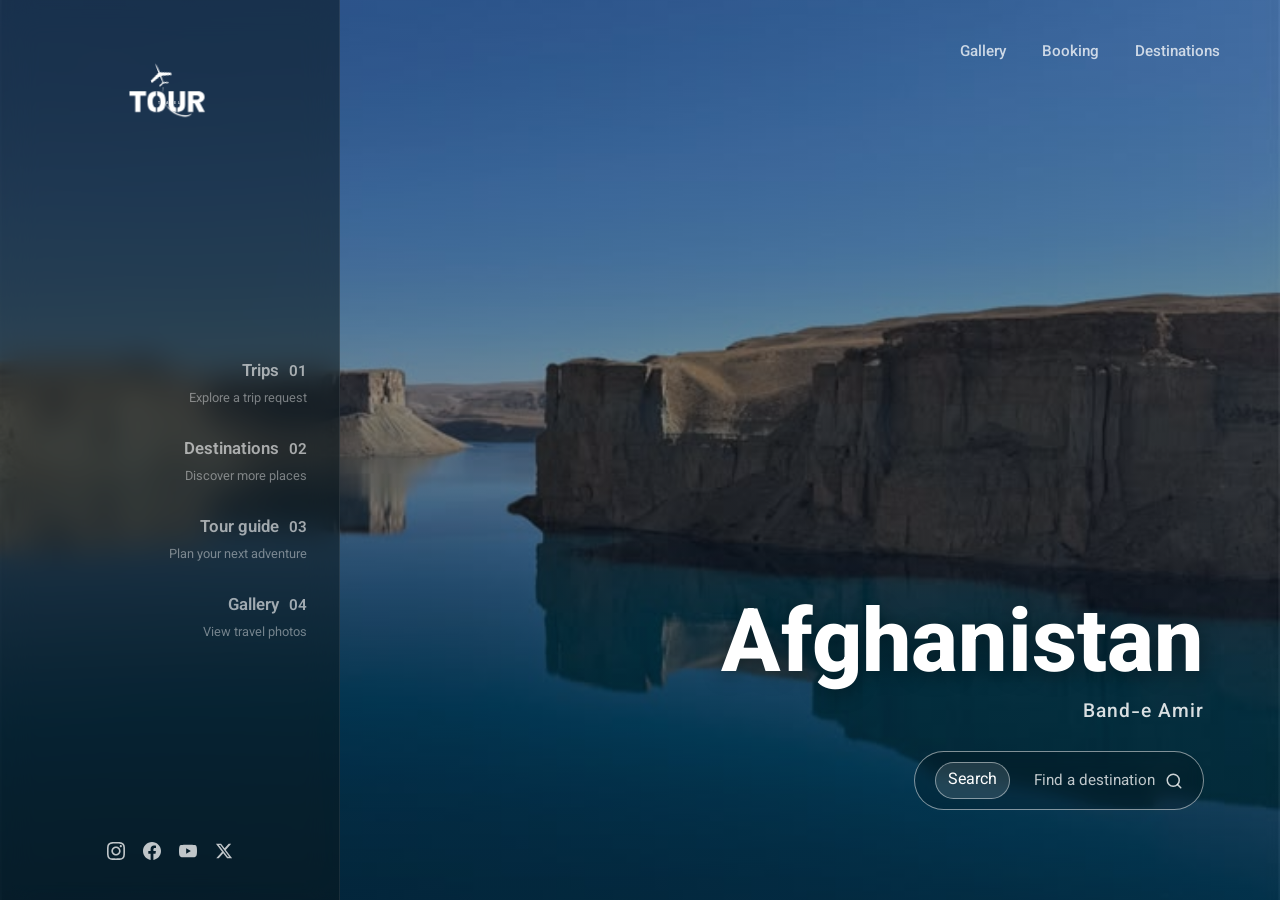
<file: index.html>
<!doctype html>
<html lang="en" dir="rtl">
  <head>
    <meta charset="UTF-8" />
    <meta
      name="viewport"
      content="width=device-width, initial-scale=1, viewport-fit=cover"
    />
    <title>Afghanistan | Travel</title>
    <link rel="preconnect" href="https://fonts.googleapis.com" />
    <link rel="preconnect" href="https://fonts.gstatic.com" crossorigin />
    <link
      href="https://fonts.googleapis.com/css2?family=Vazirmatn:wght@400;500;600;700;800&display=swap"
      rel="stylesheet"
    />
    <link rel="stylesheet" href="css/style.css" />

    <style>
      * {
        box-sizing: border-box;
        margin: 0;
        padding: 0;
      }

      html,
      body {
        height: 100%;
        width: 100%;
        font-family: "Vazirmatn", sans-serif;
        color: #fff;
        overflow-x: hidden;
      }

      .hero-container {
        position: relative;
        width: 100vw;
        min-height: 100vh;
        background-image: url("images/Somewhere in Afghanistan_.jpg");
        background-color: #111;
        background-size: cover;
        background-position: center;
        display: grid;
        grid-template-columns: 1fr 340px;
        transition: all 0.3s ease;
      }

      .hero-dark-overlay {
        position: absolute;
        inset: 0;
        background: linear-gradient(
          180deg,
          rgba(5, 15, 20, 0.35),
          rgba(5, 12, 18, 0.55)
        );
        z-index: 1;
      }

      .mobile-menu-btn {
        display: none;
        position: fixed;
        top: 20px;
        left: 20px;
        z-index: 100;
        background: rgba(0, 0, 0, 0.4);
        backdrop-filter: blur(10px);
        border: 1px solid rgba(255, 255, 255, 0.2);
        color: #fff;
        padding: 10px;
        border-radius: 8px;
        cursor: pointer;
      }

      .mobile-menu-btn svg {
        width: 24px;
        height: 24px;
        fill: currentColor;
      }

      #menuToggle.mobile-menu-btn {
        width: 46px;
        height: 56px;
        flex: 0 0 46px;
        padding: 10px;
        border-radius: 8px;
        background: rgba(10, 22, 28, 0.7);
      }

      #menuToggle.mobile-menu-btn svg {
        width: 24px;
        height: 24px;
      }

      .main-content {
        grid-column: 1;
        position: relative;
        z-index: 2;
        display: flex;
        flex-direction: column;
        justify-content: space-between;
        padding: 40px 60px 60px 60px;
        height: 100vh;
      }

      .top-nav {
        display: flex;
        justify-content: flex-start;
        gap: 36px;
      }

      .top-nav a {
        color: rgba(255, 255, 255, 0.75);
        text-decoration: none;
        font-size: 0.95rem;
        font-weight: 500;
        position: relative;
        padding-bottom: 6px;
        transition: color 0.3s;
      }

      .top-nav a:hover,
      .top-nav a.active {
        color: #fff;
      }

      .top-nav a.active::after {
        content: "";
        position: absolute;
        bottom: 0;
        right: 0;
        width: 100%;
        height: 2px;
        background: #fff;
      }

      .hero-bottom-right {
        align-self: flex-start;
        text-align: right;
        display: flex;
        flex-direction: column;
        align-items: flex-start;
        margin-bottom: 30px;
        margin-right: 2%;
        transition: all 0.3s ease;
      }

      .location-title {
        font-size: 5.5rem;
        font-weight: 800;
        line-height: 0.9;
        margin-bottom: 8px;
        text-shadow: 0 4px 20px rgba(0, 0, 0, 0.4);
        transition: font-size 0.3s ease;
      }

      .location-subtitle {
        font-size: 1.2rem;
        font-weight: 500;
        opacity: 0.85;
        letter-spacing: 1px;
        margin-bottom: 24px;
      }

      .search-box {
        display: flex;
        align-items: center;
        gap: 10px;
        border: 1.5px solid rgba(255, 255, 255, 0.5);
        border-radius: 30px;
        padding: 10px 20px;
        width: 290px;
        background: rgba(0, 0, 0, 0.2);
        backdrop-filter: blur(8px);
        transition: border-color 0.3s;
      }

      .search-box:focus-within {
        border-color: #fff;
      }

      .search-box input {
        background: transparent;
        border: none;
        outline: none;
        color: #fff;
        font-family: inherit;
        font-size: 0.95rem;
        width: 100%;
      }

      .search-box input::placeholder {
        color: rgba(255, 255, 255, 0.75);
      }

      .search-icon {
        display: flex;
        align-items: center;
        justify-content: center;
        color: rgba(255, 255, 255, 0.8);
      }

      .search-icon svg {
        width: 18px;
        height: 18px;
        stroke: currentColor;
      }

      .sidebar {
        grid-column: 2;
        position: relative;
        z-index: 50;
        direction: ltr;
        text-align: left;
        background: rgba(10, 22, 28, 0.55);
        backdrop-filter: blur(16px);
        -webkit-backdrop-filter: blur(16px);
        display: flex;
        flex-direction: column;
        justify-content: space-between;
        padding: 40px 32px;
        border-right: 1px solid rgba(255, 255, 255, 0.08);
        transition: transform 0.4s cubic-bezier(0.4, 0, 0.2, 1);
      }

      .brand {
        display: flex;
        align-items: center;
        gap: 12px;
        font-size: 1.4rem;
        font-weight: 700;
        letter-spacing: 1px;
      }

      .brand svg {
        fill: #fff;
        width: 110px;
        height:110px;
      }

      .hero-list {
        list-style: none;
        display: flex;
        flex-direction: column;
        gap: 28px;
      }

      .hero-list li {
        cursor: pointer;
        opacity: 0.6;
        transition: all 0.3s ease;
      }

      .hero-list li:hover {
        opacity: 0.9;
      }

      .hero-list li.active {
        opacity: 1;
      }

      .hero-list .n {
        font-size: 0.95rem;
        font-weight: 600;
        margin-left: 6px;
      }

      .hero-list .t {
        font-size: 1.05rem;
        font-weight: 600;
      }

      .hero-list li.active .t {
        font-size: 1.5rem;
        font-weight: 800;
        border-bottom: 2px solid #fff;
        display: inline-block;
        padding-bottom: 4px;
      }

      .hero-list .s {
        font-size: 0.8rem;
        opacity: 0.7;
        display: block;
        margin-top: 4px;
      }

      .socials {
        display: flex;
        align-items: center;
        gap: 20px;
      }

      .socials a {
        color: rgba(255, 255, 255, 0.75);
        display: flex;
        align-items: center;
        justify-content: center;
        transition: all 0.2s ease;
      }

      .socials a:hover {
        color: #fff;
        transform: translateY(-2px);
      }

      .socials svg {
        width: 18px;
        height: 18px;
        fill: currentColor;
      }

      .sidebar-overlay {
        display: none;
        position: fixed;
        inset: 0;
        background: rgba(0, 0, 0, 0.6);
        z-index: 40;
        opacity: 0;
        transition: opacity 0.3s ease;
      }

      @media (max-width: 1100px) {
        .hero-container {
          grid-template-columns: 1fr 280px;
        }
        .hero-bottom-right {
          margin-right: 0;
        }
        .location-title {
          font-size: 4.5rem;
        }
      }

      @media (max-width: 850px) {
        .hero-container {
          grid-template-columns: 1fr;
        }

        .main-content {
          grid-column: 1;
          padding: 80px 30px 40px 30px;
        }

        .mobile-menu-btn {
          display: block;
        }

        .sidebar {
          grid-column: 1;
          position: fixed;
          top: 0;
          bottom: 0;
          left: 0;
          width: min(360px, 85vw);
          transform: translateX(-100%);
        }

        .sidebar.open {
          transform: translateX(0);
        }

        .sidebar-overlay.active {
          display: block;
          opacity: 1;
        }

        .brand {
          justify-content: center;
          text-align: center;
        }

        .hero-list {
          align-items: center;
          text-align: center;
        }

        .hero-list li,
        .hero-list a {
          width: 100%;
          text-align: center;
        }

        .top-nav {
          justify-content: center;
          flex-wrap: wrap;
          gap: 20px;
        }

        .hero-bottom-right {
          align-self: center;
          align-items: center;
          text-align: center;
          margin-bottom: 0;
        }

        .location-title {
          font-size: 3.8rem;
        }

        .search-box {
          width: 100%;
          max-width: 320px;
        }
      }

      @media (max-width: 480px) {
        .main-content {
          padding: 80px 20px 30px 20px;
        }
        .location-title {
          font-size: 2.8rem;
        }
        .location-subtitle {
          font-size: 1rem;
          margin-bottom: 20px;
        }
        .top-nav {
          gap: 15px;
          font-size: 0.85rem;
        }
      }
    </style>
    <link rel="stylesheet" href="css/mobile-menu.css" />
  </head>

  <body>
    <button
      class="mobile-menu-btn menu-toggle"
      id="menuToggle"
      type="button"
      aria-controls="sidebar"
      aria-expanded="false"
      aria-label="Open site menu"
    >
      <svg viewBox="0 0 24 24">
        <path d="M3 18h18v-2H3v2zm0-5h18v-2H3v2zm0-7v2h18V6H3z" />
      </svg>
    </button>

    <div class="sidebar-overlay" id="sidebarOverlay"></div>

    <div class="hero-container">
      <div class="hero-dark-overlay"></div>

      <main class="main-content">
        <nav class="top-nav" aria-label="Main navigation">
          <a href="destination.html">Destinations</a>
          <a href="bookings.html">Booking</a>
          <a href="gallery.html">Gallery</a>
        </nav>

        <div class="hero-bottom-right">
          <h1 class="location-title">Afghanistan</h1>
          <span class="location-subtitle">Band-e Amir</span>

          <form class="search-box" id="homeSearchForm" role="search">
            <span class="search-icon">
              <svg
                viewBox="0 0 24 24"
                fill="none"
                stroke-width="2"
                stroke-linecap="round"
                stroke-linejoin="round"
              >
                <circle cx="11" cy="11" r="8"></circle>
                <line x1="21" y1="21" x2="16.65" y2="16.65"></line>
              </svg>
            </span>
            <input
              type="search"
              id="homeSearch"
              placeholder="Find a destination"
              aria-label="Search destinations"
            />
            <button class="home-search-submit" type="submit">Search</button>
          </form>
        </div>
      </main>

      <aside class="sidebar" id="sidebar">
        <div class="brand">
          <svg viewBox="0 0 512 512">
            <!-- <path
              d="M433.2 195.1l-144-144c-11.7-11.7-30.7-11.7-42.4 0l-144 144c-11.7 11.7-11.7 30.7 0 42.4s30.7 11.7 42.4 0l82.6-82.6V448h60V154.9l82.6 82.6c11.7 11.7 30.7 11.7 42.4 0s11.7-30.7 0-42.4z"
            /> -->
      <svg xmlns="http://www.w3.org/2000/svg" viewBox="0 0 800 800" width="100%" height="100%">
  <defs>
    <!-- ایجاد ماسک برای شفاف کردن فاصله‌های خالی استنسیل -->
    <mask id="stencil-cutout">
      <rect x="0" y="0" width="800" height="800" fill="#ffffff" />
      <rect x="306" y="340" width="8" height="142" fill="#000000" />
      <rect x="441" y="340" width="8" height="142" fill="#000000" />
    </mask>
  </defs>

  <g fill="#ffffff" mask="url(#stencil-cutout)">
    <!-- Airplane -->
    <g transform="translate(335, 235) rotate(-22)">
      <!-- Fuselage -->
      <path d="M 0 -85 C 6 -55, 7 20, 0 65 C -7 20, -6 -55, 0 -85 Z" />
      <!-- Main Wings -->
      <path d="M 0 -22 L 72 10 L 72 26 L 0 5 L -72 26 L -72 10 Z" />
      <!-- Tail Wings -->
      <path d="M 0 48 L 32 62 L 32 70 L 0 58 L -32 70 L -32 62 Z" />
    </g>

    <!-- Swoosh Trail -->
    <path d="M 352 315 C 340 370, 365 455, 425 488 C 475 515, 525 522, 545 490 C 512 514, 448 502, 398 462 C 358 422, 342 360, 355 315 Z" />

    <!-- TOUR Text -->
    <!-- T -->
    <path d="M 130 342 H 240 V 372 H 202 V 480 H 168 V 372 H 130 Z" />
    <!-- O -->
    <path d="M 310 342 C 262 342, 250 370, 250 411 C 250 452, 262 480, 310 480 C 358 480, 370 452, 370 411 C 370 370, 358 342, 310 342 Z M 310 372 C 328 372, 336 388, 336 411 C 336 434, 328 450, 310 450 C 292 450, 284 434, 284 411 C 284 388, 292 372, 310 372 Z" />
    <!-- U -->
    <path d="M 390 342 H 424 V 430 C 424 445, 432 452, 445 452 C 458 452, 466 445, 466 430 V 342 H 500 V 430 C 500 465, 480 480, 445 480 C 410 480, 390 465, 390 430 Z" />
    <!-- R -->
    <path d="M 520 342 H 585 C 615 342, 630 358, 630 382 C 630 400, 618 412, 598 416 L 632 480 H 593 L 563 422 H 554 V 480 H 520 Z M 554 370 V 398 H 580 C 590 398, 596 392, 596 384 C 596 376, 590 370, 580 370 Z" />
  </g>

  <!-- TRAVEL Subtitle -->
  <text x="400" y="425" font-family="Arial, Helvetica, sans-serif" font-size="22" font-weight="bold" fill="#ffffff" opacity="0.85" letter-spacing="12" text-anchor="middle">TRAVEL</text>
</svg>
<!-- 
          <span>Travel</span> -->
        </div>

        <ul class="hero-list" id="heroList">
          <li data-title="Trips">
            <a href="bookings.html#bookingForm">
              <span class="t">Trips</span> <span class="n">01</span>
              <span class="s">Explore a trip request</span>
            </a>
          </li>
          <li data-title="Destinations">
            <a href="destination.html">
              <span class="t">Destinations</span> <span class="n">02</span>
              <span class="s">Discover more places</span>
            </a>
          </li>
          <li data-title="Tour guide">
            <a href="bookings.html">
              <span class="t">Tour guide</span> <span class="n">03</span>
              <span class="s">Plan your next adventure</span>
            </a>
          </li>
          <li data-title="Gallery">
            <a href="gallery.html">
              <span class="t">Gallery</span> <span class="n">04</span>
              <span class="s">View travel photos</span>
            </a>
          </li>
        </ul>

        <div class="socials" aria-label="Social media links">
          <a href="#" title="X" aria-label="X">
            <svg viewBox="0 0 24 24">
              <path
                d="M18.244 2.25h3.308l-7.227 8.26 8.502 11.24H16.17l-5.214-6.817L4.99 21.75H1.68l7.73-8.835L1.254 2.25H8.08l4.713 6.231zm-1.161 17.52h1.833L7.084 4.126H5.117z"
              />
            </svg>
          </a>
          <a href="#" title="YouTube" aria-label="YouTube">
            <svg viewBox="0 0 24 24">
              <path
                d="M23.498 6.186a3.016 3.016 0 0 0-2.122-2.136C19.505 3.545 12 3.545 12 3.545s-7.505 0-9.377.505A3.017 3.017 0 0 0 .502 6.186C0 8.07 0 12 0 12s0 3.93.502 5.814a3.016 3.016 0 0 0 2.122 2.136c1.871.505 9.376.505 9.376.505s7.505 0 9.377-.505a3.015 3.015 0 0 0 2.122-2.136C24 15.93 24 12 24 12s0-3.93-.502-5.814zM9.545 15.568V8.432L15.818 12l-6.273 3.568z"
              />
            </svg>
          </a>
          <a href="#" title="Facebook" aria-label="Facebook">
            <svg viewBox="0 0 24 24">
              <path
                d="M24 12.073c0-6.627-5.373-12-12-12s-12 5.373-12 12c0 5.99 4.388 10.954 10.125 11.854v-8.385H7.078v-3.47h3.047V9.43c0-3.007 1.792-4.669 4.533-4.669 1.312 0 2.686.235 2.686.235v2.953H15.83c-1.491 0-1.956.925-1.956 1.874v2.25h3.328l-.532 3.47h-2.796v8.385C19.612 23.027 24 18.062 24 12.073z"
              />
            </svg>
          </a>
          <a href="#" title="Instagram" aria-label="Instagram">
            <svg viewBox="0 0 24 24">
              <path
                d="M12 2.163c3.204 0 3.584.012 4.85.07 3.252.148 4.771 1.691 4.919 4.919.058 1.265.069 1.645.069 4.849 0 3.205-.012 3.584-.069 4.849-.149 3.225-1.664 4.771-4.919 4.919-1.266.058-1.644.07-4.85.07-3.204 0-3.584-.012-4.849-.07-3.26-.149-4.771-1.699-4.919-4.92-.058-1.265-.07-1.644-.07-4.849 0-3.204.013-3.583.07-4.849.149-3.227 1.664-4.771 4.919-4.919 1.266-.057 1.645-.069 4.849-.069zm0-2.163c-3.259 0-3.667.014-4.947.072-4.358.2-6.78 2.618-6.98 6.98-.059 1.281-.073 1.689-.073 4.948 0 3.259.014 3.668.072 4.948.2 4.358 2.618 6.78 6.98 6.98 1.281.058 1.689.072 4.948.072 3.259 0 3.668-.014 4.948-.072 4.354-.2 6.782-2.618 6.979-6.98.059-1.28.073-1.689.073-4.948 0-3.259-.014-3.667-.072-4.947-.196-4.354-2.617-6.78-6.979-6.98-1.281-.059-1.69-.073-4.949-.073zm0 5.838c-3.403 0-6.162 2.759-6.162 6.162s2.759 6.163 6.162 6.163 6.162-2.759 6.162-6.163c0-3.403-2.759-6.162-6.162-6.162zm0 10.162c-2.209 0-4-1.79-4-4 0-2.209 1.791-4 4-4s4 1.791 4 4c0 2.21-1.791 4-4 4zm6.406-11.845c-.796 0-1.441.645-1.441 1.44s.645 1.44 1.441 1.44c.795 0 1.439-.645 1.439-1.44s-.644-1.44-1.439-1.44z"
              />
            </svg>
          </a>
        </div>
      </aside>
    </div>

    <script src="JS/main.js" defer></script>
  </body>
</html>
</file>
<file: css/style.css>
:root {
  --ink: #12262c;
  --cream: #f4ede0;
  --turquoise-deep: #0f4b58;
  --gold: #c99a3c;
  --focus-ring: #f0bd58;
}

* {
  box-sizing: border-box;
}

html {
  scroll-padding-top: 1rem;
}

body {
  padding: env(safe-area-inset-top, 0px) 0 env(safe-area-inset-bottom, 0px);
}

body.menu-open {
  overflow: hidden;
}

a:focus-visible,
button:focus-visible,
input:focus-visible,
select:focus-visible,
textarea:focus-visible,
[tabindex]:focus-visible {
  outline: 3px solid var(--focus-ring);
  outline-offset: 3px;
}

.site-header {
  position: sticky;
  top: 0;
  z-index: 30;
  display: flex;
  align-items: center;
  justify-content: space-between;
  gap: 1rem;
  padding: 14px clamp(16px, 4vw, 40px);
  background: rgba(244, 237, 224, 0.96);
  border-bottom: 1px solid rgba(18, 38, 44, 0.08);
  backdrop-filter: blur(8px);
}

.site-header .brand {
  color: var(--turquoise-deep);
  font-size: 1.05rem;
  font-weight: 700;
  text-decoration: none;
  white-space: nowrap;
}

.site-nav {
  display: flex;
  align-items: center;
  gap: clamp(12px, 2.5vw, 24px);
  font-size: 0.9rem;
  font-weight: 500;
}

.site-nav a {
  color: var(--ink);
  opacity: 0.82;
  text-decoration: none;
  transition: opacity 0.2s ease;
}

.site-nav a:hover,
.site-nav a[aria-current="page"] {
  opacity: 1;
  color: var(--turquoise-deep);
  font-weight: 700;
}

.hero-list a {
  display: block;
  color: #fff;
  text-decoration: none;
}

.home-search-submit {
  min-height: 36px;
  padding: 5px 12px;
  border: 1px solid rgba(255, 255, 255, 0.45);
  border-radius: 999px;
  background: rgba(255, 255, 255, 0.12);
  color: #fff;
  font: inherit;
  cursor: pointer;
  white-space: nowrap;
}

.home-search-submit:hover {
  background: rgba(255, 255, 255, 0.22);
}

.card-category {
  margin-top: 6px !important;
  color: var(--turquoise-deep) !important;
  font-size: 0.78rem !important;
  font-weight: 700;
}

.menu-toggle {
  display: none;
  min-width: 44px;
  min-height: 44px;
  align-items: center;
  justify-content: center;
  border: 1px solid rgba(18, 38, 44, 0.2);
  border-radius: 10px;
  background: var(--cream);
  color: var(--turquoise-deep);
  font: inherit;
  font-size: 1.25rem;
  cursor: pointer;
}

.page-head {
  width: min(100% - 32px, 1100px);
}

.page-head h1,
.page-head p,
.card-body,
.card-body p {
  text-align: start !important;
}

.destination-tools {
  display: flex;
  flex-wrap: wrap;
  align-items: end;
  gap: 12px;
  width: min(100% - 32px, 1100px);
  margin: 24px auto 0;
  direction: ltr;
}

.destination-tools label {
  display: grid;
  gap: 6px;
  color: var(--ink);
  font-size: 0.85rem;
  font-weight: 600;
}

.destination-tools input,
.destination-tools select {
  min-height: 44px;
  padding: 9px 12px;
  border: 1px solid rgba(18, 38, 44, 0.2);
  border-radius: 10px;
  background: #fff;
  color: var(--ink);
  font: inherit;
}

.destination-tools input {
  width: min(100%, 340px);
}

.results-count {
  margin: 0 0 10px;
  color: #42575b;
  font-size: 0.9rem;
}

.empty-state {
  grid-column: 1 / -1;
  padding: 28px;
  border: 1px dashed rgba(18, 38, 44, 0.3);
  border-radius: 16px;
  color: #42575b;
  text-align: center;
}

.weather-panel {
  width: min(100% - 32px, 1100px);
  margin: 24px auto 0;
  padding: 18px;
  border: 1px solid rgba(18, 38, 44, 0.1);
  border-radius: 16px;
  background: rgba(255, 255, 255, 0.72);
  direction: ltr;
}

.weather-controls {
  display: flex;
  flex-wrap: wrap;
  align-items: end;
  gap: 10px;
}

.weather-controls label {
  display: grid;
  gap: 6px;
  color: var(--ink);
  font-size: 0.85rem;
  font-weight: 600;
}

.weather-controls select,
.weather-controls button,
.lightbox button {
  min-height: 44px;
  padding: 9px 14px;
  border: 1px solid rgba(18, 38, 44, 0.2);
  border-radius: 10px;
  font: inherit;
}

.weather-controls button {
  background: var(--turquoise-deep);
  color: #fff;
  cursor: pointer;
}

.weather-result {
  min-height: 1.5em;
  margin-top: 12px;
  color: #42575b;
}

.weather-result[data-state="error"] {
  color: #8a2525;
}

.weather-live {
  display: flex;
  align-items: center;
  gap: 12px;
  margin-top: 4px;
}

.weather-live img {
  width: 80px;
  height: 80px;
}

.weather-live-place {
  font-size: 0.82rem;
  font-weight: 600;
  letter-spacing: 0.04em;
  text-transform: uppercase;
  color: #5b6b6d;
}

.weather-live-temp {
  font-size: 1.8rem;
  font-weight: 800;
  color: var(--turquoise-deep);
  line-height: 1.1;
}

.weather-live-status {
  margin-top: 2px;
  font-size: 0.9rem;
}

.card .btn {
  text-decoration: none;
}

.gallery-grid .gwrap {
  padding: 0;
  border: 0;
  color: inherit;
  font: inherit;
  text-align: inherit;
}

.gallery-grid .gwrap:focus-visible {
  outline-color: var(--turquoise-deep);
}

.lightbox {
  border: 0;
  max-width: none;
  max-height: none;
  width: 100%;
  height: 100%;
  color: #fff;
}

dialog.lightbox[open] {
  display: flex;
}

.lightbox::backdrop {
  background: rgba(4, 10, 13, 0.9);
}

.lightbox-inner {
  position: relative;
  display: grid;
  justify-items: center;
  gap: 12px;
}

.lightbox-controls {
  display: flex;
  justify-content: center;
  gap: 10px;
}

.lightbox button {
  background: rgba(255, 255, 255, 0.12);
  color: #fff;
  cursor: pointer;
}

.lightbox-close {
  position: absolute;
  top: 20px;
  right: 20px;
}

.form-notice,
.form-feedback {
  grid-column: 1 / -1;
  padding: 12px 14px;
  border-radius: 10px;
  direction: ltr;
  text-align: left;
}

.form-notice {
  padding: 10px 12px;
  border: 1px solid rgba(18, 38, 44, 0.1);
  background: #f8f5ed;
  color: #536467;
  font-size: 0.82rem;
  font-weight: 500;
}

.form-feedback {
  display: none;
  background: #e4f2ef;
  color: var(--turquoise-deep);
}

.form-feedback.show {
  display: block;
}

.form-feedback[data-state="error"] {
  background: #fff0ed;
  color: #8a2525;
}

.field-hint {
  color: #5b6b6d;
  font-size: 0.78rem;
}

.field-error {
  min-height: 1.1em;
  color: #8a2525;
  font-size: 0.78rem;
}

@media (max-width: 680px) {
  .site-header {
    flex-wrap: wrap;
  }

  .menu-toggle {
    display: inline-flex;
  }

  .site-nav {
    display: none;
    flex: 1 0 100%;
    align-items: stretch;
    flex-direction: column;
    gap: 0;
    padding-top: 8px;
  }

  .site-nav.is-open {
    display: flex;
  }

  .site-nav a {
    padding: 12px 8px;
    border-top: 1px solid rgba(18, 38, 44, 0.08);
  }

  .destination-tools {
    align-items: stretch;
    flex-direction: column;
  }

  .destination-tools label,
  .destination-tools input,
  .destination-tools select {
    width: 100%;
  }

  .weather-controls {
    align-items: stretch;
    flex-direction: column;
  }

  .weather-controls select,
  .weather-controls button {
    width: 100%;
  }
}

@media (prefers-reduced-motion: reduce) {
  *,
  *::before,
  *::after {
    scroll-behavior: auto !important;
    animation-duration: 0.01ms !important;
    animation-iteration-count: 1 !important;
    transition-duration: 0.01ms !important;
  }
}

/* Split Layout for Booking Page */
.booking-container {
  display: grid;
  grid-template-columns: 1fr 1fr;
  max-width: 1200px;
  margin: 40px auto;
  gap: 40px;
  padding: 0 24px;
}

/* فراخوانی فونت مدرن و تمیز */
@import url('https://fonts.googleapis.com/css2?family=Plus+Jakarta+Sans:wght@400;500;600;800&display=swap');

.site-header {
  display: flex;
  align-items: center;
  justify-content: space-between;
  padding: 18px 48px;
  background-color: #f3eee6; /* رنگ پس‌زمینه بژ/کرم */
  font-family: 'Plus Jakarta Sans', sans-serif;
  border-bottom: 1px solid rgba(18, 38, 44, 0.08);
}

/* استایل لوگوی AFGHANISTAN */
.logo {
  font-size: 1.1rem;
  font-weight: 800;
  color: #0f4b58; /* رنگ فیروزه‌ای تیره */
  text-transform: uppercase;
  letter-spacing: 0.35em; /* ایجاد فاصله بین حروف */
  text-decoration: none;
}

/* استایل لینک‌های منو */
.nav-links {
  display: flex;
  align-items: center;
  gap: 32px; /* فاصله بین آیتم‌های منو */
}

.nav-links a {
  text-decoration: none;
  color: #527076; /* رنگ خاکستری-فیروزه‌ای غیرفعال */
  font-size: 0.92rem;
  font-weight: 500;
  padding-bottom: 4px;
  transition: color 0.2s ease;
}

.nav-links a:hover {
  color: #0f4b58;
}

/* لینک فعال (مثل Destinations در تصویر) */
.nav-links a.active {
  color: #0f4b58;
  font-weight: 600;
  border-bottom: 2px solid #0f4b58; /* خط زیرین صفحه فعال */
}
/* به انتهای css/style.css اضافه کن */
/* ===== نشان هوا (گوشه‌ی کارت و پیش‌نمایش) ===== */
.weather-badge {
  position: absolute;
  top: 12px;
  left: 12px;
  z-index: 3;
  display: inline-flex;
  align-items: center;
  gap: 6px;
  padding: 5px 11px;
  border-radius: 999px;
  background: rgba(18, 38, 44, 0.55);
  backdrop-filter: blur(8px);
  border: 1px solid rgba(255, 255, 255, 0.18);
  color: #fff;
  font-size: 0.78rem;
  line-height: 1;
  direction: ltr;
}
.weather-badge[hidden] {
  display: none;
}
.weather-badge strong {
  font-weight: 700;
}
.weather-badge span {
  opacity: 0.85;
}

/* ===== کل کارت مقصد قابل کلیک ===== */
.card {
  position: relative;
}
.card .btn::after {
  content: "";
  position: absolute;
  inset: 0;
  z-index: 4;
}
.card:focus-within {
  outline: 3px solid var(--focus-ring);
  outline-offset: 2px;
}
.card .btn:focus-visible {
  outline: none;
}

/* ===== صفحه‌ی رزرو: فرم + پیش‌نمایش مقصد ===== */
.booking-layout {
  display: grid;
  grid-template-columns: minmax(0, 1.1fr) minmax(0, 0.9fr);
  gap: 32px;
  align-items: start;
  max-width: 1100px;
  margin: 20px auto 70px;
  padding: 0 28px;
}
.booking-layout .form-wrap {
  max-width: none;
  margin: 0;
  padding: 0;
}
.destination-preview {
  position: sticky;
  top: 90px;
  overflow: hidden;
  border-radius: 20px;
  background: #fff;
  border: 1px solid rgba(18, 38, 44, 0.08);
  box-shadow: 0 12px 32px rgba(18, 38, 44, 0.06);
  direction: ltr;
  text-align: left;
}
.preview-image-wrap {
  position: relative;
  aspect-ratio: 4 / 3;
  background: #274e57;
}
.preview-image-wrap img {
  position: absolute;
  inset: 0;
  width: 100%;
  height: 100%;
  object-fit: cover;
}
.preview-body {
  padding: 20px 24px 24px;
}
.preview-category {
  color: var(--turquoise-deep);
  font-size: 0.75rem;
  font-weight: 700;
  letter-spacing: 0.08em;
  text-transform: uppercase;
}
.preview-body h2 {
  margin: 4px 0 6px;
  color: var(--turquoise-deep);
  font-size: 1.5rem;
}
.preview-body p:last-child {
  color: #5b6b6d;
  line-height: 1.5;
}
.confirm-msg strong {
  display: block;
  margin-bottom: 2px;
}
@media (max-width: 900px) {
  .booking-layout {
    grid-template-columns: 1fr;
  }
  .destination-preview {
    position: static;
    order: -1;
  }
}

body:has(.booking-layout) .page-head {
  max-width: 1100px;
}
</file>
<file: css/mobile-menu.css>
.mobile-menu-btn {
  display: none;
  position: relative;
  inset: auto;
  z-index: 100;
  width: 36px;
  height: 36px;
  min-width: 0 !important;
  min-height: 0 !important;
  flex: 0 0 36px;
  align-items: center;
  justify-content: center;
  margin-left: auto;
  padding: 6px;
  border: 1px solid rgba(255, 255, 255, 0.2);
  border-radius: 7px;
  background: rgba(0, 0, 0, 0.4);
  color: #fff;
  font: inherit;
  backdrop-filter: blur(10px);
  -webkit-backdrop-filter: blur(10px);
  cursor: pointer;
}

.mobile-menu-btn svg {
  display: block;
  width: 20px;
  height: 20px;
  fill: currentColor;
}

header > div > .mobile-menu-btn {
  margin-left: auto;
}

.mobile-menu-overlay {
  display: none;
  position: fixed;
  inset: 0;
  z-index: 45;
  background: rgba(0, 0, 0, 0.6);
  opacity: 0;
  transition: opacity 0.3s ease;
}

.mobile-menu-overlay.active {
  display: block;
  opacity: 1;
}

.mobile-menu-panel,
.sidebar#sidebar {
  direction: ltr;
  text-align: left;
  color: #fff;
  font-family: "Vazirmatn", sans-serif;
}

.mobile-menu-panel {
  display: none;
}

.mobile-menu-panel .mobile-menu-brand,
.sidebar#sidebar .brand {
  display: flex;
  align-items: center;
  justify-content: center;
  color: #fff;
  text-decoration: none;
}

.mobile-menu-brand img,
.sidebar#sidebar .brand img,
.sidebar#sidebar .brand svg {
  display: block;
  width: 120px;
  height: 120px;
  object-fit: contain;
}

.mobile-menu-list,
.sidebar#sidebar .hero-list {
  display: flex;
  width: 100%;
  flex-direction: column;
  align-items: flex-end;
  gap: 28px;
  list-style: none;
  text-align: right;
}

.mobile-menu-list li,
.sidebar#sidebar .hero-list li {
  width: 100%;
  opacity: 0.6;
  transition: opacity 0.3s ease;
}

.mobile-menu-list li:hover,
.sidebar#sidebar .hero-list li:hover {
  opacity: 0.9;
}

.mobile-menu-list li.active,
.sidebar#sidebar .hero-list li.active {
  opacity: 1;
}

.mobile-menu-list a,
.sidebar#sidebar .hero-list a {
  display: block;
  width: 100%;
  color: #fff;
  text-align: right;
  text-decoration: none;
}

.mobile-menu-list .number,
.sidebar#sidebar .hero-list .n {
  margin-left: 6px;
  font-size: 0.95rem;
  font-weight: 600;
}

.mobile-menu-list .title,
.sidebar#sidebar .hero-list .t {
  font-size: 1.05rem;
  font-weight: 600;
}

.mobile-menu-list li.active .title,
.sidebar#sidebar .hero-list li.active .t {
  display: inline-block;
  padding-bottom: 4px;
  border-bottom: 0;
  font-size: 1.35rem;
  font-weight: 800;
  text-decoration: underline;
  text-decoration-thickness: 2px;
  text-underline-offset: 5px;
}

.mobile-menu-list .description,
.sidebar#sidebar .hero-list .s {
  display: block;
  margin-top: 4px;
  font-size: 0.8rem;
  opacity: 0.7;
}

.mobile-menu-socials,
.sidebar#sidebar .socials {
  display: flex;
  align-items: center;
  justify-content: center;
  gap: 18px;
}

.sidebar#sidebar .socials {
  flex-direction: row-reverse;
}

.mobile-menu-socials a,
.sidebar#sidebar .socials a {
  display: flex;
  align-items: center;
  justify-content: center;
  color: rgba(255, 255, 255, 0.75);
  transition: color 0.2s ease, transform 0.2s ease;
}

.mobile-menu-socials a:hover,
.sidebar#sidebar .socials a:hover {
  color: #fff;
  transform: translateY(-2px);
}

.mobile-menu-socials svg,
.sidebar#sidebar .socials svg {
  width: 18px;
  height: 18px;
  fill: currentColor;
}

body.menu-open {
  overflow: hidden;
}

@media (max-width: 850px) {
  .mobile-menu-btn {
    display: flex;
  }

  .site-header {
    justify-content: space-between;
    gap: 12px;
    padding-inline: 16px;
  }

  body > .mobile-menu-btn {
    position: fixed;
    top: calc(env(safe-area-inset-top, 0px) + 12px);
    right: 16px;
    left: auto;
  }

  .site-nav {
    display: none;
  }

  .mobile-menu-panel,
  .sidebar#sidebar {
    position: fixed;
    top: 0;
    bottom: 0;
    left: 0;
    z-index: 50;
    display: flex;
    width: min(60vw, 360px);
    flex-direction: column;
    justify-content: space-between;
    padding: max(48px, calc(env(safe-area-inset-top, 0px) + 32px)) 24px max(24px, env(safe-area-inset-bottom, 0px));
    border-right: 1px solid rgba(255, 255, 255, 0.08);
    background: rgba(10, 22, 28, 0.55);
    backdrop-filter: blur(16px);
    -webkit-backdrop-filter: blur(16px);
    transform: translateX(-100%);
    transition: transform 0.4s cubic-bezier(0.4, 0, 0.2, 1);
  }

  .mobile-menu-panel.open,
  .sidebar#sidebar.open {
    transform: translateX(0);
  }
}
</file>
